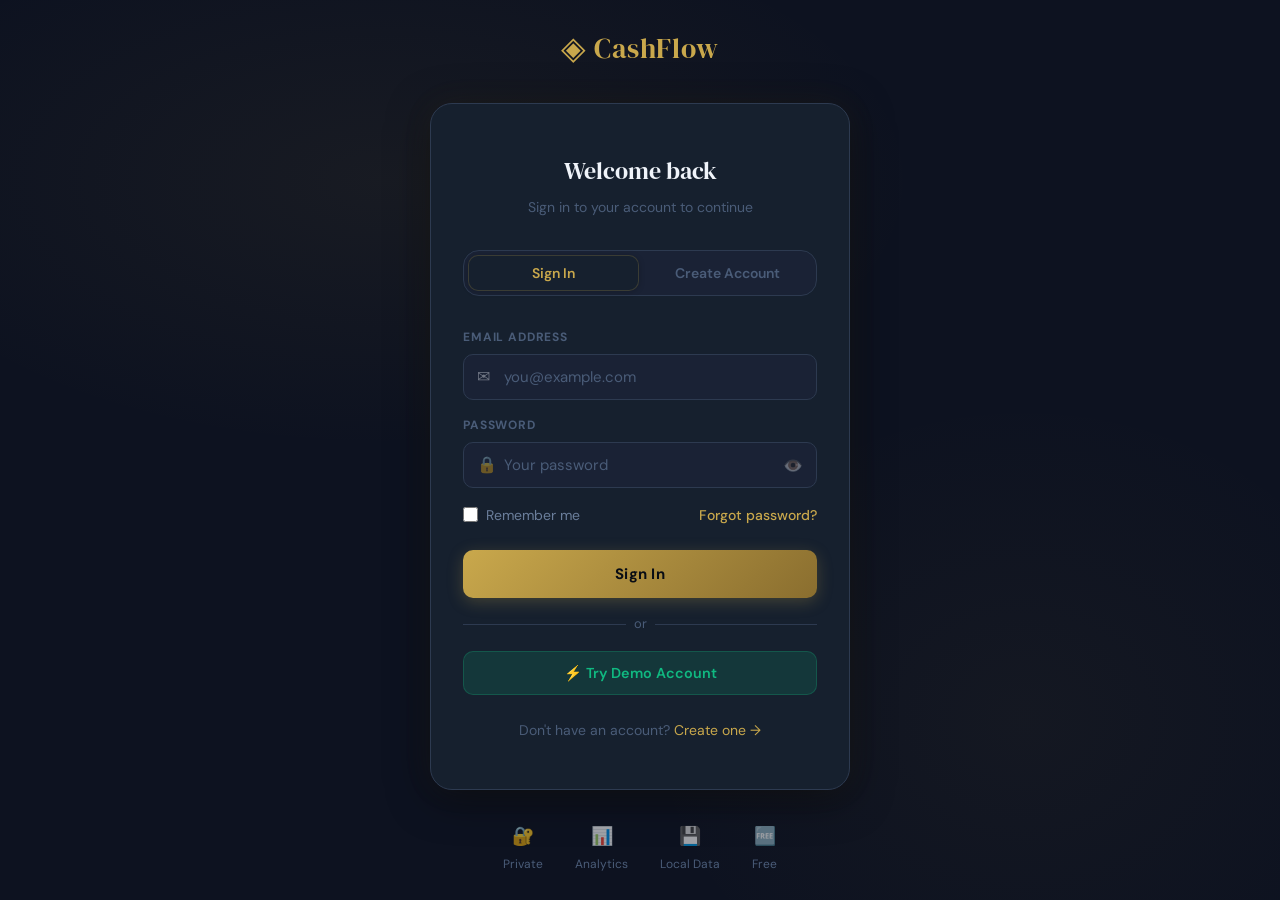
<file: add.html>
<!DOCTYPE html>
<html lang="en">
<head>
    <meta charset="UTF-8">
    <meta name="viewport" content="width=device-width, initial-scale=1.0">
    <title>CashFlow — Add Transaction</title>
    <link rel="stylesheet" href="style.css">
</head>
<body>
    <nav class="navbar">
        <div class="nav-brand">
            <span class="logo">◈</span>
            <span class="brand-name">CashFlow</span>
        </div>
        <ul class="nav-links">
            <li><a href="index.html">Dashboard</a></li>
            <li><a href="transaction.html">Transactions</a></li>
            <li><a href="add.html" class="active">Add New</a></li>
            <li><a href="reporty.html">Reports</a></li>
            <li><a href="setting.html">Settings</a></li>
        </ul>
        <button class="mobile-menu-btn" aria-label="Toggle menu">
            <span></span><span></span><span></span>
        </button>
    </nav>

    <main class="container">
        <header class="page-header">
            <div>
                <h1>Add Transaction</h1>
                <p class="subtitle">Record a new income or expense</p>
            </div>
        </header>

        <section class="form-section">
            <form id="add-transaction-form" class="transaction-form">
                <!-- Type Toggle -->
                <div class="type-toggle">
                    <button type="button" class="type-btn active" data-type="expense">
                        <span class="type-icon">↓</span> Expense
                    </button>
                    <button type="button" class="type-btn" data-type="income">
                        <span class="type-icon">↑</span> Income
                    </button>
                </div>
                <input type="hidden" id="transaction-type" value="expense">

                <!-- Amount -->
                <div class="form-group amount-group">
                    <label>Amount</label>
                    <div class="amount-input">
                        <span class="currency-symbol" id="currency-symbol">₹</span>
                        <input type="number" id="amount" step="0.01" min="0.01" placeholder="0.00" required>
                    </div>
                </div>

                <!-- Category -->
                <div class="form-group">
                    <label>Category</label>
                    <select id="category" required>
                        <option value="">Select a category</option>
                    </select>
                </div>

                <!-- Description -->
                <div class="form-group">
                    <label>Description</label>
                    <input type="text" id="description" placeholder="What was this for?" required>
                </div>

                <!-- Date -->
                <div class="form-group">
                    <label>Date</label>
                    <input type="date" id="date" required>
                </div>

                <!-- Payment Method -->
                <div class="form-group" id="payment-method-group">
                    <label>Payment Method</label>
                    <select id="payment-method">
                        <option value="cash">Cash</option>
                        <option value="credit">Credit Card</option>
                        <option value="debit">Debit Card</option>
                        <option value="bank">Bank Transfer</option>
                        <option value="upi">UPI</option>
                        <option value="other">Other</option>
                    </select>
                </div>

                <!-- Notes -->
                <div class="form-group">
                    <label>Notes <span style="color:var(--text-muted);font-weight:400;text-transform:none;letter-spacing:0;">(Optional)</span></label>
                    <textarea id="notes" rows="3" placeholder="Any additional details…"></textarea>
                </div>

                <!-- Recurring -->
                <div class="form-group checkbox-group">
                    <label class="checkbox-label">
                        <input type="checkbox" id="is-recurring">
                        Make this a recurring transaction
                    </label>
                </div>

                <div class="form-group recurring-options" id="recurring-options" style="display: none;">
                    <label>Frequency</label>
                    <select id="recurring-frequency">
                        <option value="daily">Daily</option>
                        <option value="weekly">Weekly</option>
                        <option value="biweekly">Bi-weekly</option>
                        <option value="monthly">Monthly</option>
                        <option value="yearly">Yearly</option>
                    </select>
                </div>

                <div class="form-actions">
                    <button type="button" class="btn btn-secondary" onclick="window.history.back()">Cancel</button>
                    <button type="submit" class="btn btn-primary">Add Transaction</button>
                </div>
            </form>

            <!-- Quick Add -->
            <div class="quick-add-section animate-in">
                <h3>Quick Add</h3>
                <p>Frequently used transactions</p>
                <div class="quick-add-list" id="quick-add-list">
                    <p style="color:var(--text-muted);font-size:0.8125rem;">
                        Your recent transactions will appear here for quick re-entry.
                    </p>
                </div>
            </div>
        </section>
    </main>

    <div class="toast" id="success-toast">
        <span class="toast-icon">✓</span>
        <span class="toast-message">Transaction added successfully!</span>
    </div>

    <footer class="footer">
        <p>© 2024 CashFlow · Manage your finances wisely</p>
    </footer>

    <script src="script.js"></script>
    <script>
        document.addEventListener('DOMContentLoaded', () => { initAddPage(); });
    </script>
</body>
</html>
</file>
<file: style.css>
/* ========================================
   CashFlow Pro — Luxury Finance UI
   Aesthetic: Editorial Dark · Gold Accents
   ======================================== */

@import url('https://fonts.googleapis.com/css2?family=DM+Serif+Display:ital@0;1&family=DM+Sans:wght@300;400;500;600;700&display=swap');

:root {
    /* Core Palette */
    --gold:        #C9A84C;
    --gold-light:  #E8C97A;
    --gold-dim:    #8A6E2F;
    --gold-glow:   rgba(201,168,76,0.18);
    --gold-subtle: rgba(201,168,76,0.07);

    --ink:         #080C14;
    --navy-deep:   #0D1220;
    --navy:        #111827;
    --navy-mid:    #1A2235;
    --navy-light:  #243047;
    --navy-card:   #16202E;

    --slate-700:   #2D3A50;
    --slate-500:   #4A5C78;
    --slate-400:   #6B7E9B;
    --slate-300:   #8FA0B8;
    --slate-200:   #B8C5D6;
    --slate-100:   #D8E2EE;
    --white:       #F0F4FA;

    --emerald:     #10B981;
    --emerald-dim: rgba(16,185,129,0.15);
    --crimson:     #EF4444;
    --crimson-dim: rgba(239,68,68,0.15);
    --amber:       #F59E0B;
    --amber-dim:   rgba(245,158,11,0.15);

    /* Semantic */
    --bg:          var(--navy-deep);
    --surface:     var(--navy-card);
    --surface-2:   var(--navy-mid);
    --surface-3:   var(--navy-light);
    --border:      var(--slate-700);
    --border-subtle: rgba(45,58,80,0.6);
    --text:        var(--white);
    --text-2:      var(--slate-200);
    --text-3:      var(--slate-400);
    --text-muted:  var(--slate-500);

    --primary:     var(--gold);
    --primary-dim: var(--gold-glow);

    /* Spacing */
    --xs:   0.25rem;
    --sm:   0.5rem;
    --md:   1rem;
    --lg:   1.5rem;
    --xl:   2rem;
    --2xl:  3rem;
    --3xl:  4rem;

    /* Radius */
    --r-sm:   6px;
    --r-md:   10px;
    --r-lg:   16px;
    --r-xl:   22px;
    --r-full: 9999px;

    /* Shadows */
    --shadow-gold:  0 4px 24px rgba(201,168,76,0.12);
    --shadow-card:  0 2px 20px rgba(0,0,0,0.35);
    --shadow-deep:  0 8px 40px rgba(0,0,0,0.5);
    --shadow-glow:  0 0 30px rgba(201,168,76,0.08);

    /* Fonts */
    --font-display: 'DM Serif Display', Georgia, serif;
    --font-body:    'DM Sans', -apple-system, sans-serif;

    /* Transitions */
    --t-fast: 120ms ease;
    --t-base: 200ms ease;
    --t-slow: 350ms cubic-bezier(0.4,0,0.2,1);
}

/* Light Mode Override */
[data-theme="light"] {
    --ink:         #FFFFFF;
    --navy-deep:   #F4F6FB;
    --navy:        #EDF0F7;
    --navy-mid:    #E4E9F2;
    --navy-light:  #D8DFEC;
    --navy-card:   #FFFFFF;

    --slate-700:   #D1D9E8;
    --slate-500:   #9BADC8;
    --slate-400:   #6B7E9B;
    --slate-300:   #4A5C78;
    --slate-200:   #2D3A50;
    --slate-100:   #1A2235;
    --white:       #0D1220;

    --bg:          var(--navy-deep);
    --surface:     var(--navy-card);
    --surface-2:   var(--navy-mid);
    --surface-3:   var(--navy-light);
    --border:      var(--slate-700);
    --text:        var(--white);
    --text-2:      var(--slate-200);
    --text-3:      var(--slate-400);
    --text-muted:  var(--slate-500);

    --shadow-card: 0 2px 16px rgba(0,0,0,0.08);
    --shadow-deep: 0 8px 32px rgba(0,0,0,0.12);
}

/* ── Reset ── */
*, *::before, *::after { box-sizing: border-box; margin: 0; padding: 0; }
html { font-size: 16px; scroll-behavior: smooth; }
body {
    font-family: var(--font-body);
    background: var(--bg);
    color: var(--text);
    line-height: 1.6;
    min-height: 100vh;
    display: flex;
    flex-direction: column;
    background-image:
        radial-gradient(ellipse 80% 40% at 50% -20%, rgba(201,168,76,0.04) 0%, transparent 70%),
        radial-gradient(ellipse 60% 30% at 80% 80%, rgba(201,168,76,0.02) 0%, transparent 60%);
}
a { color: inherit; text-decoration: none; }
img { max-width: 100%; height: auto; }
button { cursor: pointer; font-family: var(--font-body); }
input, select, textarea { font-family: var(--font-body); font-size: inherit; }

/* ── Scrollbar ── */
::-webkit-scrollbar { width: 6px; height: 6px; }
::-webkit-scrollbar-track { background: var(--navy); }
::-webkit-scrollbar-thumb { background: var(--slate-700); border-radius: 3px; }
::-webkit-scrollbar-thumb:hover { background: var(--gold-dim); }

/* ========================================
   Navigation
   ======================================== */
.navbar {
    background: rgba(13,18,32,0.92);
    backdrop-filter: blur(20px);
    -webkit-backdrop-filter: blur(20px);
    border-bottom: 1px solid var(--border-subtle);
    padding: 0 var(--xl);
    display: flex;
    align-items: center;
    gap: var(--lg);
    position: sticky;
    top: 0;
    z-index: 200;
    height: 64px;
}

[data-theme="light"] .navbar {
    background: rgba(244,246,251,0.92);
}

.nav-brand {
    display: flex;
    align-items: center;
    gap: var(--sm);
    flex-shrink: 0;
}
.logo { font-size: 1.5rem; line-height: 1; }
.brand-name {
    font-family: var(--font-display);
    font-size: 1.25rem;
    color: var(--gold);
    letter-spacing: 0.01em;
}

.nav-links {
    display: flex;
    list-style: none;
    gap: 4px;
    flex: 1;
}
.nav-links a {
    display: block;
    padding: 0.4rem 0.875rem;
    border-radius: var(--r-md);
    color: var(--text-3);
    font-size: 0.875rem;
    font-weight: 500;
    letter-spacing: 0.01em;
    transition: all var(--t-fast);
    border: 1px solid transparent;
}
.nav-links a:hover {
    color: var(--text-2);
    background: var(--surface-2);
}
.nav-links a.active {
    color: var(--gold);
    background: var(--gold-subtle);
    border-color: rgba(201,168,76,0.2);
}

/* User badge */
.user-badge {
    display: inline-flex;
    align-items: center;
    gap: 6px;
    padding: 0.35rem 0.75rem;
    background: var(--surface-2);
    border: 1px solid var(--border);
    border-radius: var(--r-full);
    font-size: 0.8125rem;
    font-weight: 600;
    color: var(--text-2);
}
.logout-link {
    color: var(--crimson) !important;
    font-size: 0.8125rem !important;
}
.logout-link:hover { background: var(--crimson-dim) !important; color: var(--crimson) !important; }

.mobile-menu-btn {
    display: none;
    flex-direction: column;
    gap: 5px;
    background: none;
    border: none;
    padding: var(--sm);
    margin-left: auto;
}
.mobile-menu-btn span {
    display: block;
    width: 22px;
    height: 2px;
    background: var(--text-3);
    border-radius: 2px;
    transition: var(--t-fast);
}

/* ========================================
   Layout
   ======================================== */
.container {
    max-width: 1360px;
    margin: 0 auto;
    padding: var(--xl);
    flex: 1;
}

.page-header {
    margin-bottom: var(--xl);
    padding-bottom: var(--lg);
    border-bottom: 1px solid var(--border-subtle);
    display: flex;
    align-items: flex-end;
    justify-content: space-between;
    gap: var(--md);
    flex-wrap: wrap;
}
.page-header h1 {
    font-family: var(--font-display);
    font-size: 2.25rem;
    font-weight: 400;
    color: var(--text);
    line-height: 1.1;
}
.subtitle { color: var(--text-3); font-size: 0.9375rem; margin-top: 4px; font-weight: 400; }

/* ========================================
   Summary Cards
   ======================================== */
.summary-cards {
    display: grid;
    grid-template-columns: repeat(4, 1fr);
    gap: var(--lg);
    margin-bottom: var(--xl);
}

.summary-cards .card {
    background: var(--surface);
    border: 1px solid var(--border-subtle);
    border-radius: var(--r-xl);
    padding: var(--lg) var(--xl);
    display: flex;
    flex-direction: column;
    gap: var(--sm);
    box-shadow: var(--shadow-card);
    transition: all var(--t-slow);
    position: relative;
    overflow: hidden;
    cursor: default;
}
.summary-cards .card::before {
    content: '';
    position: absolute;
    top: 0; left: 0; right: 0;
    height: 2px;
    border-radius: var(--r-xl) var(--r-xl) 0 0;
    background: var(--border-subtle);
    transition: background var(--t-base);
}
.summary-cards .card:hover {
    transform: translateY(-3px);
    box-shadow: var(--shadow-deep);
    border-color: rgba(201,168,76,0.15);
}
.balance-card::before  { background: linear-gradient(90deg, var(--gold), var(--gold-light)); }
.income-card::before   { background: var(--emerald); }
.expense-card::before  { background: var(--crimson); }
.savings-card::before  { background: var(--amber); }

.card-icon {
    font-size: 1.5rem;
    width: 44px; height: 44px;
    display: flex; align-items: center; justify-content: center;
    border-radius: var(--r-md);
    background: var(--surface-2);
    flex-shrink: 0;
}
.balance-card .card-icon  { background: var(--gold-subtle); }
.income-card .card-icon   { background: var(--emerald-dim); }
.expense-card .card-icon  { background: var(--crimson-dim); }
.savings-card .card-icon  { background: var(--amber-dim); }

.card-label {
    font-size: 0.75rem;
    font-weight: 600;
    letter-spacing: 0.08em;
    text-transform: uppercase;
    color: var(--text-muted);
}
.card-value {
    font-family: var(--font-display);
    font-size: 1.875rem;
    font-weight: 400;
    color: var(--text);
    line-height: 1.1;
    letter-spacing: -0.01em;
}
.income-card .card-value  { color: var(--emerald); }
.expense-card .card-value { color: var(--crimson); }
.balance-card .card-value { color: var(--gold-light); }

.card-trend {
    font-size: 0.75rem;
    color: var(--text-muted);
    margin-top: auto;
}

/* ========================================
   Charts
   ======================================== */
.charts-section {
    display: grid;
    grid-template-columns: 1fr 1.4fr;
    gap: var(--xl);
    margin-bottom: var(--xl);
}
.chart-container {
    background: var(--surface);
    border: 1px solid var(--border-subtle);
    border-radius: var(--r-xl);
    padding: var(--xl);
    box-shadow: var(--shadow-card);
}
.chart-container h2 {
    font-family: var(--font-display);
    font-size: 1.125rem;
    font-weight: 400;
    margin-bottom: var(--lg);
    color: var(--text);
}
.chart-container canvas { max-height: 280px; }

/* ========================================
   Section Headers
   ======================================== */
.section-header {
    display: flex;
    justify-content: space-between;
    align-items: center;
    margin-bottom: var(--md);
}
.section-header h2 {
    font-family: var(--font-display);
    font-size: 1.25rem;
    font-weight: 400;
    color: var(--text);
}
.view-all {
    font-size: 0.8125rem;
    font-weight: 600;
    color: var(--gold);
    letter-spacing: 0.02em;
    transition: color var(--t-fast);
    display: flex; align-items: center; gap: 4px;
}
.view-all:hover { color: var(--gold-light); }

/* ========================================
   Transaction Items
   ======================================== */
.transactions-list {
    background: var(--surface);
    border-radius: var(--r-xl);
    border: 1px solid var(--border-subtle);
    overflow: hidden;
    box-shadow: var(--shadow-card);
}
.transaction-item {
    display: flex;
    align-items: center;
    justify-content: space-between;
    padding: var(--md) var(--xl);
    border-bottom: 1px solid var(--border-subtle);
    transition: background var(--t-fast);
    gap: var(--md);
}
.transaction-item:last-child { border-bottom: none; }
.transaction-item:hover { background: var(--surface-2); }

.transaction-info { display: flex; align-items: center; gap: var(--md); flex: 1; min-width: 0; }
.transaction-icon {
    width: 40px; height: 40px;
    border-radius: var(--r-md);
    display: flex; align-items: center; justify-content: center;
    font-size: 1.125rem;
    background: var(--surface-2);
    flex-shrink: 0;
}
.transaction-details { min-width: 0; }
.transaction-description {
    font-weight: 500;
    font-size: 0.9375rem;
    color: var(--text);
    white-space: nowrap;
    overflow: hidden;
    text-overflow: ellipsis;
}
.transaction-category {
    font-size: 0.75rem;
    color: var(--text-muted);
    margin-top: 1px;
}
.transaction-meta { display: flex; flex-direction: column; align-items: flex-end; gap: 2px; flex-shrink: 0; }
.transaction-amount {
    font-family: var(--font-display);
    font-size: 1rem;
    font-weight: 400;
}
.transaction-amount.income { color: var(--emerald); }
.transaction-amount.expense { color: var(--crimson); }
.transaction-date {
    font-size: 0.75rem;
    color: var(--text-muted);
}
.no-transactions {
    text-align: center;
    padding: var(--2xl) var(--xl);
    color: var(--text-muted);
    font-size: 0.9375rem;
}
.no-transactions .empty-icon { font-size: 2.5rem; margin-bottom: var(--sm); display: block; opacity: 0.5; }

/* ========================================
   Budget Overview
   ======================================== */
.budget-overview {
    background: var(--surface);
    border: 1px solid var(--border-subtle);
    border-radius: var(--r-xl);
    padding: var(--xl);
    box-shadow: var(--shadow-card);
}

.budget-item {
    margin-bottom: var(--lg);
}
.budget-item:last-child { margin-bottom: 0; }
.budget-item-header {
    display: flex;
    justify-content: space-between;
    align-items: center;
    margin-bottom: var(--xs);
}
.budget-category { font-size: 0.875rem; font-weight: 500; color: var(--text-2); }
.budget-amounts { font-size: 0.8125rem; color: var(--text-muted); }
.budget-bar {
    height: 6px;
    background: var(--surface-3);
    border-radius: var(--r-full);
    overflow: hidden;
}
.budget-fill {
    height: 100%;
    border-radius: var(--r-full);
    background: linear-gradient(90deg, var(--gold-dim), var(--gold));
    transition: width 0.8s cubic-bezier(0.4,0,0.2,1);
}
.budget-fill.warning  { background: linear-gradient(90deg, var(--amber), #FBBF24); }
.budget-fill.danger   { background: linear-gradient(90deg, var(--crimson), #F87171); }
.budget-fill.success  { background: linear-gradient(90deg, var(--emerald), #34D399); }

/* ========================================
   Buttons
   ======================================== */
.btn {
    display: inline-flex;
    align-items: center;
    justify-content: center;
    gap: var(--xs);
    padding: 0.6rem 1.25rem;
    border-radius: var(--r-md);
    font-size: 0.875rem;
    font-weight: 600;
    border: 1px solid transparent;
    cursor: pointer;
    transition: all var(--t-base);
    letter-spacing: 0.01em;
    white-space: nowrap;
    line-height: 1;
}
.btn:disabled { opacity: 0.45; cursor: not-allowed; }

.btn-primary {
    background: linear-gradient(135deg, var(--gold), var(--gold-dim));
    color: var(--ink);
    border-color: var(--gold-dim);
    box-shadow: 0 2px 12px rgba(201,168,76,0.25);
}
.btn-primary:hover:not(:disabled) {
    background: linear-gradient(135deg, var(--gold-light), var(--gold));
    box-shadow: var(--shadow-gold);
    transform: translateY(-1px);
}
.btn-primary:active { transform: translateY(0); }

.btn-secondary {
    background: var(--surface-2);
    color: var(--text-2);
    border-color: var(--border);
}
.btn-secondary:hover:not(:disabled) {
    background: var(--surface-3);
    color: var(--text);
    border-color: var(--slate-500);
}

.btn-danger {
    background: var(--crimson-dim);
    color: var(--crimson);
    border-color: rgba(239,68,68,0.3);
}
.btn-danger:hover:not(:disabled) {
    background: var(--crimson);
    color: var(--white);
}

.btn-ghost {
    background: transparent;
    color: var(--text-3);
    border-color: transparent;
}
.btn-ghost:hover { background: var(--surface-2); color: var(--text-2); }

.btn-sm { padding: 0.4rem 0.875rem; font-size: 0.8125rem; }
.btn-small { padding: 0.35rem 0.75rem; font-size: 0.8125rem; }
.btn-icon {
    width: 34px; height: 34px;
    padding: 0;
    border-radius: var(--r-sm);
    display: inline-flex; align-items: center; justify-content: center;
    background: var(--surface-2);
    border: 1px solid var(--border);
    color: var(--text-3);
    font-size: 0.9375rem;
    transition: all var(--t-fast);
}
.btn-icon:hover { background: var(--surface-3); color: var(--text-2); }

/* ========================================
   Forms
   ======================================== */
.form-group {
    margin-bottom: var(--lg);
}
.form-group label {
    display: block;
    font-size: 0.8125rem;
    font-weight: 600;
    letter-spacing: 0.04em;
    text-transform: uppercase;
    color: var(--text-3);
    margin-bottom: 0.4rem;
}
.form-group input,
.form-group select,
.form-group textarea {
    width: 100%;
    padding: 0.75rem var(--md);
    background: var(--surface-2);
    border: 1px solid var(--border);
    border-radius: var(--r-md);
    color: var(--text);
    font-size: 0.9375rem;
    transition: all var(--t-fast);
    outline: none;
    appearance: none;
}
.form-group input:focus,
.form-group select:focus,
.form-group textarea:focus {
    border-color: var(--gold-dim);
    background: var(--surface);
    box-shadow: 0 0 0 3px var(--gold-glow);
}
.form-group input::placeholder,
.form-group textarea::placeholder { color: var(--text-muted); }
.form-group select {
    background-image: url("data:image/svg+xml,%3Csvg xmlns='http://www.w3.org/2000/svg' viewBox='0 0 16 16'%3E%3Cpath fill='%234A5C78' d='M4.5 6.5l3.5 3.5 3.5-3.5'/%3E%3C/svg%3E");
    background-repeat: no-repeat;
    background-position: right 0.75rem center;
    background-size: 16px;
    padding-right: 2.5rem;
}
.form-group select option { background: var(--navy); color: var(--text); }
.form-group textarea { resize: vertical; min-height: 80px; }

.amount-input {
    display: flex;
    align-items: center;
    background: var(--surface-2);
    border: 1px solid var(--border);
    border-radius: var(--r-md);
    overflow: hidden;
    transition: all var(--t-fast);
}
.amount-input:focus-within {
    border-color: var(--gold-dim);
    background: var(--surface);
    box-shadow: 0 0 0 3px var(--gold-glow);
}
.currency-symbol {
    padding: 0.75rem var(--md);
    font-size: 1rem;
    font-family: var(--font-display);
    color: var(--gold);
    background: rgba(201,168,76,0.08);
    border-right: 1px solid var(--border);
    flex-shrink: 0;
}
.amount-input input {
    flex: 1;
    border: none !important;
    background: transparent !important;
    box-shadow: none !important;
    font-size: 1.375rem !important;
    font-family: var(--font-display);
    color: var(--text) !important;
    padding: 0.65rem var(--md) !important;
}
.amount-input input:focus { outline: none; }

.form-actions {
    display: flex;
    gap: var(--md);
    justify-content: flex-end;
    margin-top: var(--xl);
    padding-top: var(--lg);
    border-top: 1px solid var(--border-subtle);
}

/* Add Page Layout */
.form-section {
    display: grid;
    grid-template-columns: 1fr 320px;
    gap: var(--xl);
    align-items: start;
}

.transaction-form {
    background: var(--surface);
    border: 1px solid var(--border-subtle);
    border-radius: var(--r-xl);
    padding: var(--xl);
    box-shadow: var(--shadow-card);
}

/* Type Toggle */
.type-toggle {
    display: flex;
    gap: 0;
    background: var(--surface-2);
    border: 1px solid var(--border);
    border-radius: var(--r-lg);
    padding: 4px;
    margin-bottom: var(--xl);
}
.type-btn {
    flex: 1;
    padding: 0.75rem;
    background: transparent;
    border: none;
    border-radius: var(--r-md);
    font-size: 0.9375rem;
    font-weight: 600;
    color: var(--text-3);
    display: flex;
    align-items: center;
    justify-content: center;
    gap: var(--sm);
    transition: all var(--t-base);
}
.type-btn .type-icon { font-size: 1.125rem; }
.type-btn.active[data-type="expense"] {
    background: var(--crimson-dim);
    color: var(--crimson);
    border: 1px solid rgba(239,68,68,0.25);
}
.type-btn.active[data-type="income"] {
    background: var(--emerald-dim);
    color: var(--emerald);
    border: 1px solid rgba(16,185,129,0.25);
}
.type-btn:not(.active):hover { background: var(--surface-3); color: var(--text-2); }

/* Checkbox */
.checkbox-group label { text-transform: none !important; letter-spacing: 0 !important; font-size: 0.9375rem !important; }
.checkbox-label {
    display: flex !important;
    align-items: center !important;
    gap: var(--sm);
    cursor: pointer;
    font-weight: 500 !important;
    color: var(--text-2) !important;
}
.checkbox-label input[type="checkbox"] {
    width: 18px !important;
    height: 18px !important;
    padding: 0 !important;
    accent-color: var(--gold);
    cursor: pointer;
}
.checkmark { display: none; }

/* Quick Add */
.quick-add-section {
    background: var(--surface);
    border: 1px solid var(--border-subtle);
    border-radius: var(--r-xl);
    padding: var(--lg);
    box-shadow: var(--shadow-card);
}
.quick-add-section h3 {
    font-family: var(--font-display);
    font-size: 1rem;
    font-weight: 400;
    margin-bottom: 4px;
}
.quick-add-section > p { font-size: 0.8125rem; color: var(--text-muted); margin-bottom: var(--md); }
.quick-add-list { display: flex; flex-direction: column; gap: var(--sm); }
.quick-add-item {
    display: flex;
    align-items: center;
    gap: var(--sm);
    padding: var(--sm) var(--md);
    background: var(--surface-2);
    border: 1px solid var(--border-subtle);
    border-radius: var(--r-md);
    cursor: pointer;
    transition: all var(--t-fast);
    font-size: 0.875rem;
    width: 100%;
    text-align: left;
}
.quick-add-item:hover { background: var(--surface-3); border-color: rgba(201,168,76,0.2); color: var(--gold-light); }
.quick-add-amount { margin-left: auto; font-family: var(--font-display); color: var(--text-3); font-size: 0.875rem; }

/* Recurring */
.recurring-options {
    background: var(--surface-2);
    border-radius: var(--r-md);
    padding: var(--md);
    margin-top: calc(-1 * var(--md));
}

/* ========================================
   Transactions Page
   ======================================== */
.filters-section {
    display: flex;
    flex-wrap: wrap;
    gap: var(--md);
    background: var(--surface);
    border: 1px solid var(--border-subtle);
    border-radius: var(--r-xl);
    padding: var(--lg) var(--xl);
    margin-bottom: var(--xl);
    align-items: flex-end;
    box-shadow: var(--shadow-card);
}
.filter-group {
    display: flex;
    flex-direction: column;
    gap: 0.375rem;
    min-width: 140px;
    flex: 1;
}
.filter-group label {
    font-size: 0.75rem;
    font-weight: 600;
    letter-spacing: 0.06em;
    text-transform: uppercase;
    color: var(--text-muted);
}
.filter-group input,
.filter-group select {
    padding: 0.6rem var(--sm);
    background: var(--surface-2);
    border: 1px solid var(--border);
    border-radius: var(--r-sm);
    color: var(--text);
    font-size: 0.875rem;
    outline: none;
    transition: border-color var(--t-fast);
    appearance: none;
}
.filter-group input:focus,
.filter-group select:focus { border-color: var(--gold-dim); }
.filter-group input::placeholder { color: var(--text-muted); }

.transactions-table-section {
    background: var(--surface);
    border: 1px solid var(--border-subtle);
    border-radius: var(--r-xl);
    overflow: hidden;
    box-shadow: var(--shadow-card);
}
.table-actions {
    display: flex;
    justify-content: space-between;
    align-items: center;
    padding: var(--lg) var(--xl);
    border-bottom: 1px solid var(--border-subtle);
}
.results-count { font-size: 0.875rem; color: var(--text-muted); font-weight: 500; }
.table-buttons { display: flex; gap: var(--sm); }

.table-wrapper { overflow-x: auto; }
.transactions-table {
    width: 100%;
    border-collapse: collapse;
    font-size: 0.9rem;
}
.transactions-table thead { background: var(--surface-2); }
.transactions-table th {
    padding: 0.75rem var(--xl);
    text-align: left;
    font-size: 0.75rem;
    font-weight: 700;
    letter-spacing: 0.07em;
    text-transform: uppercase;
    color: var(--text-muted);
    white-space: nowrap;
    cursor: pointer;
    user-select: none;
    transition: color var(--t-fast);
}
.transactions-table th:hover { color: var(--text-2); }
.transactions-table td {
    padding: 0.875rem var(--xl);
    border-bottom: 1px solid var(--border-subtle);
    color: var(--text-2);
    font-size: 0.9rem;
    vertical-align: middle;
}
.transactions-table tbody tr { transition: background var(--t-fast); }
.transactions-table tbody tr:hover { background: var(--surface-2); }
.transactions-table tbody tr:last-child td { border-bottom: none; }

.amount-positive { color: var(--emerald); font-family: var(--font-display); font-size: 1rem; }
.amount-negative { color: var(--crimson); font-family: var(--font-display); font-size: 1rem; }

.type-badge {
    display: inline-flex;
    align-items: center;
    padding: 0.2rem 0.625rem;
    border-radius: var(--r-full);
    font-size: 0.75rem;
    font-weight: 700;
    letter-spacing: 0.04em;
    text-transform: uppercase;
}
.type-badge.income  { background: var(--emerald-dim); color: var(--emerald); }
.type-badge.expense { background: var(--crimson-dim); color: var(--crimson); }

.action-buttons { display: flex; gap: var(--xs); }

/* Pagination */
.pagination {
    display: flex;
    justify-content: center;
    align-items: center;
    gap: var(--xs);
    padding: var(--lg);
    border-top: 1px solid var(--border-subtle);
}
.page-btn {
    width: 34px; height: 34px;
    display: flex; align-items: center; justify-content: center;
    border: 1px solid var(--border);
    border-radius: var(--r-sm);
    background: var(--surface-2);
    color: var(--text-3);
    font-size: 0.875rem;
    font-weight: 600;
    cursor: pointer;
    transition: all var(--t-fast);
}
.page-btn:hover { background: var(--surface-3); color: var(--text-2); border-color: var(--slate-500); }
.page-btn.active {
    background: var(--gold-subtle);
    color: var(--gold);
    border-color: rgba(201,168,76,0.3);
}

/* ========================================
   Reports Page
   ======================================== */
.date-range-selector {
    display: flex;
    gap: var(--xs);
    flex-wrap: wrap;
}
.range-btn {
    padding: 0.45rem 1rem;
    border: 1px solid var(--border);
    border-radius: var(--r-md);
    background: var(--surface-2);
    color: var(--text-3);
    font-size: 0.8125rem;
    font-weight: 600;
    cursor: pointer;
    transition: all var(--t-fast);
}
.range-btn:hover { background: var(--surface-3); color: var(--text-2); }
.range-btn.active {
    background: var(--gold-subtle);
    color: var(--gold);
    border-color: rgba(201,168,76,0.3);
}

.reports-grid {
    display: grid;
    grid-template-columns: 1fr 1fr;
    gap: var(--xl);
}
.report-card {
    background: var(--surface);
    border: 1px solid var(--border-subtle);
    border-radius: var(--r-xl);
    padding: var(--xl);
    box-shadow: var(--shadow-card);
}
.report-card.wide { grid-column: span 2; }
.report-card h2 {
    font-family: var(--font-display);
    font-size: 1.125rem;
    font-weight: 400;
    margin-bottom: var(--lg);
    padding-bottom: var(--md);
    border-bottom: 1px solid var(--border-subtle);
    color: var(--text);
}
.report-card canvas { max-height: 280px; }

.report-summary {
    display: grid;
    grid-template-columns: repeat(3, 1fr);
    gap: var(--md);
    margin-bottom: var(--lg);
}
.summary-stat {
    background: var(--surface-2);
    border: 1px solid var(--border-subtle);
    border-radius: var(--r-md);
    padding: var(--md);
    text-align: center;
}
.summary-stat-value {
    font-family: var(--font-display);
    font-size: 1.25rem;
    display: block;
    margin-bottom: 4px;
}
.summary-stat-label { font-size: 0.75rem; color: var(--text-muted); font-weight: 600; text-transform: uppercase; letter-spacing: 0.05em; }

.top-expenses-list { display: flex; flex-direction: column; gap: var(--sm); }
.top-expense-item {
    display: flex;
    align-items: center;
    gap: var(--md);
    padding: var(--sm) 0;
}
.top-expense-rank {
    width: 24px; height: 24px;
    border-radius: 50%;
    background: var(--surface-3);
    display: flex; align-items: center; justify-content: center;
    font-size: 0.75rem;
    font-weight: 700;
    color: var(--text-muted);
    flex-shrink: 0;
}
.top-expense-info { flex: 1; min-width: 0; }
.top-expense-name { font-size: 0.9rem; font-weight: 500; color: var(--text-2); }
.top-expense-count { font-size: 0.75rem; color: var(--text-muted); }
.top-expense-amount {
    font-family: var(--font-display);
    font-size: 0.9375rem;
    color: var(--crimson);
    flex-shrink: 0;
}

/* ========================================
   Settings
   ======================================== */
.settings-grid {
    display: grid;
    grid-template-columns: 1fr 1fr;
    gap: var(--xl);
    margin-bottom: var(--xl);
}
.settings-card {
    background: var(--surface);
    border: 1px solid var(--border-subtle);
    border-radius: var(--r-xl);
    padding: var(--xl);
    box-shadow: var(--shadow-card);
}
.settings-card h2 {
    font-family: var(--font-display);
    font-size: 1.125rem;
    font-weight: 400;
    margin-bottom: var(--lg);
    padding-bottom: var(--md);
    border-bottom: 1px solid var(--border-subtle);
    color: var(--text);
}
.setting-item {
    display: flex;
    justify-content: space-between;
    align-items: center;
    padding: var(--md) 0;
    border-bottom: 1px solid var(--border-subtle);
    gap: var(--md);
}
.setting-item:last-child { border-bottom: none; }
.setting-item.danger {
    padding-top: var(--lg);
    margin-top: var(--sm);
    border-top: 1px solid var(--crimson-dim);
    border-bottom: none;
}
.setting-info { flex: 1; }
.setting-info label { font-weight: 600; display: block; margin-bottom: 2px; font-size: 0.9rem; color: var(--text-2); }
.setting-description { font-size: 0.8rem; color: var(--text-muted); }
.setting-item select,
.setting-item input[type="number"] {
    padding: 0.5rem 0.875rem;
    background: var(--surface-2);
    border: 1px solid var(--border);
    border-radius: var(--r-sm);
    color: var(--text);
    font-size: 0.875rem;
    min-width: 150px;
    outline: none;
    appearance: none;
    transition: border-color var(--t-fast);
}
.setting-item select:focus,
.setting-item input[type="number"]:focus { border-color: var(--gold-dim); }

.input-with-currency {
    display: flex;
    align-items: center;
    background: var(--surface-2);
    border: 1px solid var(--border);
    border-radius: var(--r-sm);
    overflow: hidden;
    transition: border-color var(--t-fast);
}
.input-with-currency:focus-within { border-color: var(--gold-dim); }
.currency-prefix {
    padding: 0.5rem 0.75rem;
    background: var(--gold-subtle);
    color: var(--gold);
    font-weight: 700;
    font-size: 0.9rem;
    border-right: 1px solid var(--border);
    flex-shrink: 0;
}
.input-with-currency input {
    border: none !important;
    background: transparent !important;
    box-shadow: none !important;
    padding: 0.5rem 0.75rem !important;
    min-width: 100px;
    color: var(--text) !important;
}

/* Toggle Switch */
.toggle-switch { position: relative; display: inline-block; width: 46px; height: 24px; }
.toggle-switch input { opacity: 0; width: 0; height: 0; }
.toggle-slider {
    position: absolute;
    cursor: pointer;
    inset: 0;
    background: var(--surface-3);
    border: 1px solid var(--border);
    transition: all var(--t-base);
    border-radius: var(--r-full);
}
.toggle-slider:before {
    content: '';
    position: absolute;
    height: 18px; width: 18px;
    left: 3px; bottom: 2px;
    background: var(--slate-400);
    transition: all var(--t-base);
    border-radius: 50%;
}
.toggle-switch input:checked + .toggle-slider { background: var(--gold-subtle); border-color: rgba(201,168,76,0.4); }
.toggle-switch input:checked + .toggle-slider:before { transform: translateX(21px); background: var(--gold); }

/* Categories */
.categories-section { margin-bottom: var(--lg); }
.categories-section h3 { font-size: 0.875rem; font-weight: 600; margin-bottom: var(--md); color: var(--text-2); text-transform: uppercase; letter-spacing: 0.05em; }
.category-budgets h3 { font-size: 0.875rem; font-weight: 600; margin-bottom: 4px; color: var(--text-2); }
.category-budgets { margin-top: var(--lg); padding-top: var(--lg); border-top: 1px solid var(--border-subtle); }
.category-list { display: flex; flex-wrap: wrap; gap: var(--xs); margin-bottom: var(--md); }
.category-tag {
    display: inline-flex;
    align-items: center;
    gap: 4px;
    padding: 0.3rem 0.75rem;
    background: var(--surface-2);
    border: 1px solid var(--border);
    border-radius: var(--r-full);
    font-size: 0.8125rem;
    color: var(--text-2);
    transition: all var(--t-fast);
}
.category-tag:hover { border-color: rgba(201,168,76,0.2); }
.category-tag .remove-category {
    width: 16px; height: 16px;
    border: none; background: none;
    color: var(--text-muted);
    cursor: pointer;
    display: flex; align-items: center; justify-content: center;
    font-size: 0.875rem;
    border-radius: 50%;
    transition: all var(--t-fast);
    padding: 0;
    line-height: 1;
}
.category-tag .remove-category:hover { color: var(--crimson); background: var(--crimson-dim); }
.add-category { display: flex; gap: var(--sm); }
.add-category input {
    flex: 1;
    padding: 0.45rem var(--sm);
    background: var(--surface-2);
    border: 1px solid var(--border);
    border-radius: var(--r-sm);
    color: var(--text);
    font-size: 0.875rem;
    outline: none;
    transition: border-color var(--t-fast);
}
.add-category input:focus { border-color: var(--gold-dim); }

.settings-actions {
    display: flex;
    justify-content: flex-end;
    gap: var(--md);
}

/* Budget List in Settings */
.budget-list { display: flex; flex-direction: column; gap: var(--sm); margin-bottom: var(--md); }
.budget-list-item {
    display: flex;
    align-items: center;
    justify-content: space-between;
    padding: var(--sm) var(--md);
    background: var(--surface-2);
    border: 1px solid var(--border-subtle);
    border-radius: var(--r-md);
    gap: var(--md);
    font-size: 0.875rem;
}
.budget-list-item .category-name { font-weight: 500; color: var(--text-2); flex: 1; }
.budget-list-item input[type="number"] {
    width: 100px;
    padding: 0.35rem 0.5rem;
    background: var(--surface);
    border: 1px solid var(--border);
    border-radius: var(--r-sm);
    color: var(--text);
    font-size: 0.8125rem;
    outline: none;
    text-align: right;
}

/* ========================================
   Modals
   ======================================== */
.modal {
    display: none;
    position: fixed;
    inset: 0;
    background: rgba(8,12,20,0.8);
    backdrop-filter: blur(8px);
    z-index: 1000;
    align-items: center;
    justify-content: center;
    padding: var(--xl);
}
.modal.open { display: flex; }
.modal-content {
    background: var(--navy-card);
    border: 1px solid var(--border);
    border-radius: var(--r-xl);
    padding: var(--xl);
    max-width: 520px;
    width: 100%;
    box-shadow: var(--shadow-deep);
    animation: modalIn 0.25s cubic-bezier(0.34,1.56,0.64,1) both;
    max-height: 90vh;
    overflow-y: auto;
}
.modal-content.modal-small { max-width: 380px; }
@keyframes modalIn {
    from { opacity: 0; transform: scale(0.92) translateY(16px); }
    to   { opacity: 1; transform: scale(1) translateY(0); }
}
.modal-header {
    display: flex;
    justify-content: space-between;
    align-items: center;
    margin-bottom: var(--lg);
    padding-bottom: var(--md);
    border-bottom: 1px solid var(--border-subtle);
}
.modal-header h2 {
    font-family: var(--font-display);
    font-size: 1.25rem;
    font-weight: 400;
}
.modal-close {
    width: 30px; height: 30px;
    background: var(--surface-2);
    border: 1px solid var(--border);
    border-radius: var(--r-sm);
    display: flex; align-items: center; justify-content: center;
    font-size: 1.125rem;
    color: var(--text-3);
    cursor: pointer;
    transition: all var(--t-fast);
    line-height: 1;
    padding: 0;
}
.modal-close:hover { background: var(--crimson-dim); color: var(--crimson); border-color: rgba(239,68,68,0.3); }
.modal p { color: var(--text-2); font-size: 0.9375rem; line-height: 1.6; }

/* ========================================
   Toast
   ======================================== */
.toast {
    position: fixed;
    bottom: var(--xl);
    right: var(--xl);
    display: flex;
    align-items: center;
    gap: var(--sm);
    padding: 0.875rem var(--lg);
    background: var(--surface);
    border: 1px solid var(--border);
    color: var(--text);
    border-radius: var(--r-lg);
    box-shadow: var(--shadow-deep);
    transform: translateY(120px);
    opacity: 0;
    transition: all var(--t-slow);
    z-index: 1100;
    min-width: 240px;
    font-size: 0.9375rem;
    font-weight: 500;
}
.toast.show { transform: translateY(0); opacity: 1; }
.toast-icon { font-size: 1.125rem; }

/* ========================================
   Footer
   ======================================== */
.footer {
    border-top: 1px solid var(--border-subtle);
    padding: var(--lg);
    text-align: center;
    color: var(--text-muted);
    font-size: 0.8125rem;
    background: rgba(13,18,32,0.6);
    margin-top: auto;
}

/* ========================================
   Animations & Utilities
   ======================================== */
@keyframes fadeUp {
    from { opacity: 0; transform: translateY(16px); }
    to   { opacity: 1; transform: translateY(0); }
}
@keyframes shimmer {
    0%   { background-position: -200% center; }
    100% { background-position: 200% center; }
}

.animate-in { animation: fadeUp 0.4s ease both; }
.animate-in:nth-child(1) { animation-delay: 0.05s; }
.animate-in:nth-child(2) { animation-delay: 0.1s; }
.animate-in:nth-child(3) { animation-delay: 0.15s; }
.animate-in:nth-child(4) { animation-delay: 0.2s; }

/* ========================================
   Responsive
   ======================================== */
@media (max-width: 1100px) {
    .summary-cards { grid-template-columns: repeat(2, 1fr); }
    .charts-section { grid-template-columns: 1fr; }
    .reports-grid { grid-template-columns: 1fr; }
    .report-card.wide { grid-column: span 1; }
}

@media (max-width: 900px) {
    .settings-grid { grid-template-columns: 1fr; }
    .form-section { grid-template-columns: 1fr; }
}

@media (max-width: 768px) {
    .navbar { padding: 0 var(--md); }
    .nav-links {
        position: fixed;
        top: 64px; left: 0; right: 0;
        flex-direction: column;
        background: var(--navy);
        border-bottom: 1px solid var(--border);
        padding: var(--md);
        box-shadow: var(--shadow-deep);
        display: none;
    }
    .nav-links.active { display: flex; }
    .mobile-menu-btn { display: flex; }
    .container { padding: var(--md); }
    .page-header h1 { font-size: 1.75rem; }
    .summary-cards { grid-template-columns: 1fr 1fr; gap: var(--md); }
    .table-actions { flex-direction: column; align-items: stretch; gap: var(--sm); }
    .table-buttons { justify-content: stretch; }
    .table-buttons .btn { flex: 1; }
    .filters-section { padding: var(--md); }
    .filter-group { min-width: 100%; }
    .form-actions { flex-direction: column; }
    .settings-actions { flex-direction: column; }
}

@media (max-width: 480px) {
    .summary-cards { grid-template-columns: 1fr; }
    .type-toggle { flex-direction: column; }
    .page-header { flex-direction: column; align-items: flex-start; }
    .date-range-selector { flex-direction: column; }
    .range-btn { width: 100%; text-align: center; }
    .report-summary { grid-template-columns: 1fr; }
}
/* Budget Alert Toast */
.budget-toast {
    bottom: calc(var(--xl) + 80px);
    border-color: var(--amber);
    background: var(--surface);
    max-width: 360px;
}
.budget-toast .toast-icon { color: var(--amber); }
</file>
